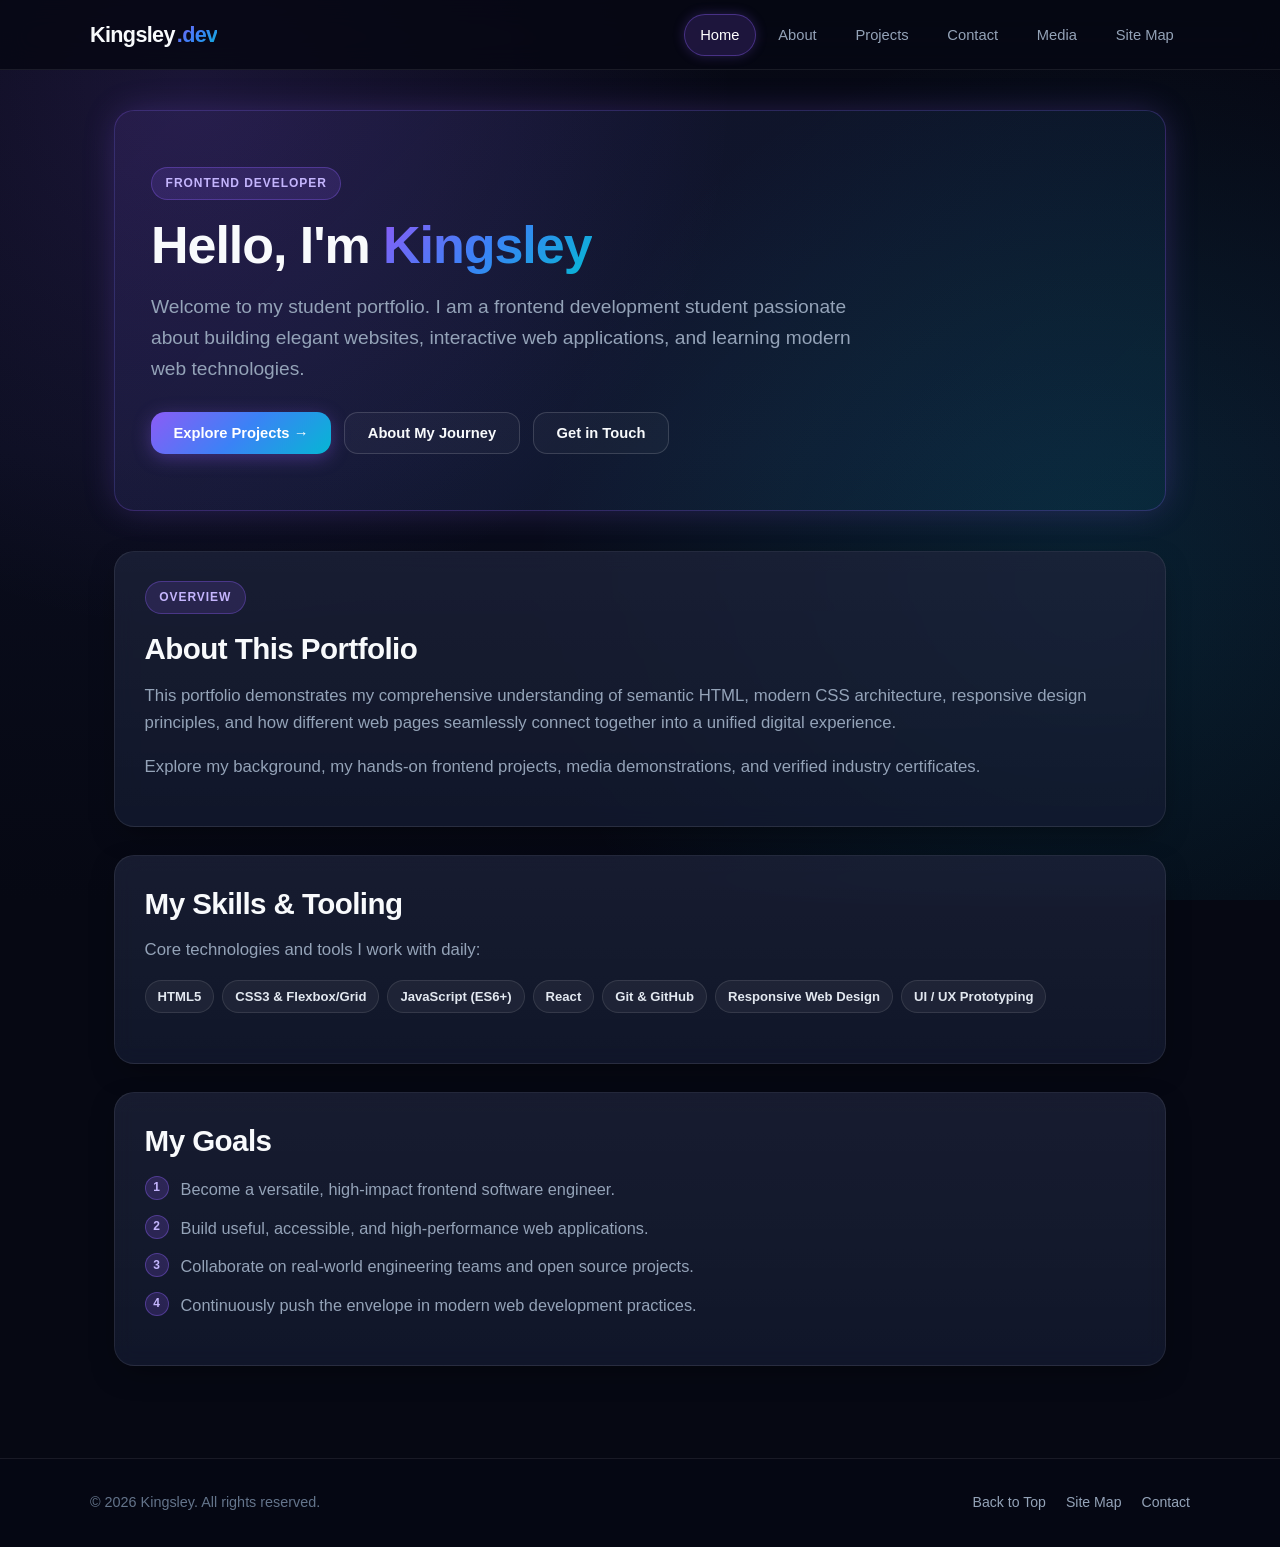
<file: index.html>
<!DOCTYPE html>
<html lang="en">

<head>
    <meta charset="UTF-8">
    <meta name="viewport" content="width=device-width, initial-scale=1.0">
    <title>Kingsley | Frontend Developer Portfolio</title>
    <link rel="stylesheet" href="style.css">
</head>

<body>

    <header id="skills">
        <div class="header-container">
            <a href="index.html" class="brand">Kingsley<span>.dev</span></a>
            <nav class="navigate">
                <a href="index.html" class="active">Home</a>
                <a href="about.html">About</a>
                <a href="projects.html">Projects</a>
                <a href="contact.html">Contact</a>
                <a href="media.html">Media</a>
                <a href="sitemap.html">Site Map</a>
            </nav>
        </div>
    </header>

    <main class="page-container">

        <section class="hero">
            <div class="hero-content">
                <span class="badge">Frontend Developer</span>
                <h1 class="hero-title">
                    Hello, I'm <span class="hero-gradient-text">Kingsley</span>
                </h1>
                <p class="hero-subtitle">
                    Welcome to my student portfolio. I am a frontend development student passionate about building elegant websites, interactive web applications, and learning modern web technologies.
                </p>
                <div class="btn-group">
                    <a href="projects.html" class="btn btn-primary">Explore Projects &rarr;</a>
                    <a href="about.html" class="btn btn-outline">About My Journey</a>
                    <a href="contact.html" class="btn btn-outline">Get in Touch</a>
                </div>
            </div>
        </section>

        <section class="card">
            <span class="badge">Overview</span>
            <h2 class="me">About This Portfolio</h2>
            <p>
                This portfolio demonstrates my comprehensive understanding of semantic HTML, modern CSS architecture, responsive design principles, and how different web pages seamlessly connect together into a unified digital experience.
            </p>
            <p>
                Explore my background, my hands-on frontend projects, media demonstrations, and verified industry certificates.
            </p>
        </section>

        <section class="card">
            <h2 class="skills-title">My Skills & Tooling</h2>
            <p>Core technologies and tools I work with daily:</p>
            <div class="tech-tags">
                <span class="skill-pill">HTML5</span>
                <span class="skill-pill">CSS3 & Flexbox/Grid</span>
                <span class="skill-pill">JavaScript (ES6+)</span>
                <span class="skill-pill">React</span>
                <span class="skill-pill">Git & GitHub</span>
                <span class="skill-pill">Responsive Web Design</span>
                <span class="skill-pill">UI / UX Prototyping</span>
            </div>
        </section>

        <section class="card">
            <h2>My Goals</h2>
            <ol class="styled-ordered-list">
                <li>Become a versatile, high-impact frontend software engineer.</li>
                <li>Build useful, accessible, and high-performance web applications.</li>
                <li>Collaborate on real-world engineering teams and open source projects.</li>
                <li>Continuously push the envelope in modern web development practices.</li>
            </ol>
        </section>

    </main>

    <footer>
        <div class="footer-container">
            <p>&copy; 2026 Kingsley. All rights reserved.</p>
            <div class="footer-links">
                <a href="#skills">Back to Top</a>
                <a href="sitemap.html">Site Map</a>
                <a href="contact.html">Contact</a>
            </div>
        </div>
    </footer>

</body>

</html>
</file>
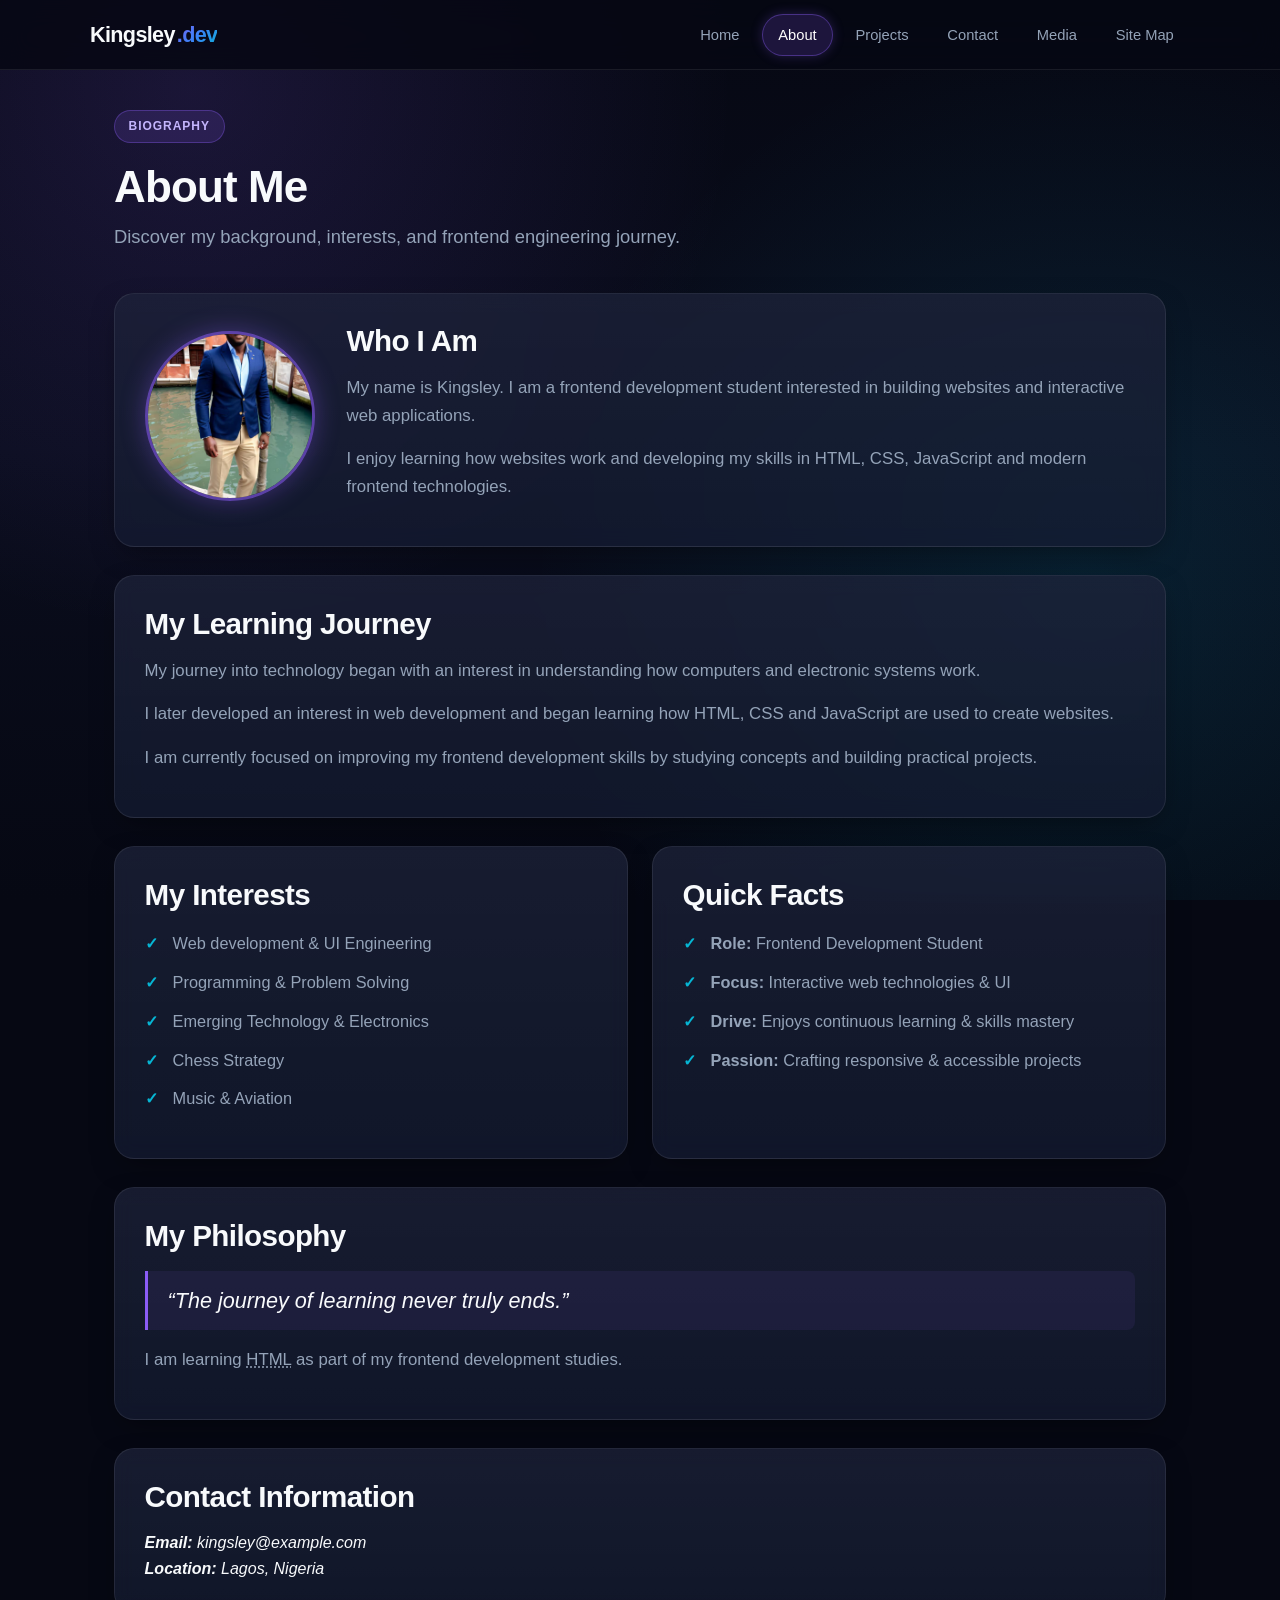
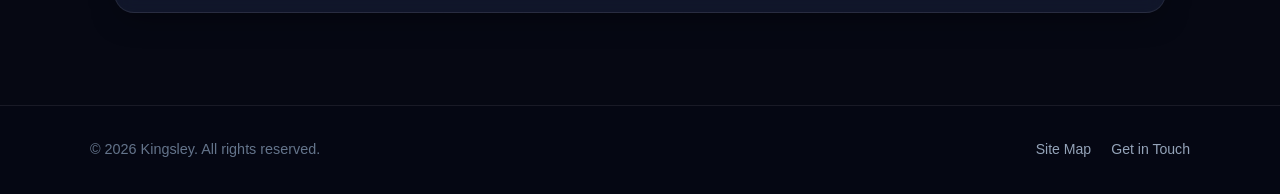
<file: about.html>
<!DOCTYPE html>
<html lang="en">

<head>
    <meta charset="UTF-8">
    <meta name="viewport" content="width=device-width, initial-scale=1.0">

    <title>About Me | Kingsley</title>
    <link rel="stylesheet" href="style.css">
</head>

<body>

    <header>
        <div class="header-container">
            <a href="index.html" class="brand">Kingsley<span>.dev</span></a>
            <nav>
                <a href="index.html">Home</a>
                <a href="about.html" class="active">About</a>
                <a href="projects.html">Projects</a>
                <a href="contact.html">Contact</a>
                <a href="media.html">Media</a>
                <a href="sitemap.html">Site Map</a>
            </nav>
        </div>
    </header>

    <main class="page-container">

        <section class="page-header">
            <span class="badge">Biography</span>
            <h1>About Me</h1>
            <p class="subtitle">Discover my background, interests, and frontend engineering journey.</p>
        </section>

        <section class="card profile-card">
            <div class="profile-layout">
                <div class="profile-image-wrapper">
                    <img
                        src="images/kingsley pics.jpg"
                        alt="Portrait of Kingsley, a frontend development student"
                        class="profile-img"
                    >
                </div>
                <div class="profile-bio">
                    <h2>Who I Am</h2>
                    <p>
                        My name is Kingsley. I am a frontend development student
                        interested in building websites and interactive web
                        applications.
                    </p>
                    <p>
                        I enjoy learning how websites work and developing my skills
                        in HTML, CSS, JavaScript and modern frontend technologies.
                    </p>
                </div>
            </div>
        </section>

        <article class="card">
            <h2>My Learning Journey</h2>
            <p>
                My journey into technology began with an interest in
                understanding how computers and electronic systems work.
            </p>
            <p>
                I later developed an interest in web development and began
                learning how HTML, CSS and JavaScript are used to create
                websites.
            </p>
            <p>
                I am currently focused on improving my frontend development
                skills by studying concepts and building practical projects.
            </p>
        </article>

        <div class="grid-2-col">
            <section class="card">
                <h2>My Interests</h2>
                <ul class="styled-list">
                    <li>Web development & UI Engineering</li>
                    <li>Programming & Problem Solving</li>
                    <li>Emerging Technology & Electronics</li>
                    <li>Chess Strategy</li>
                    <li>Music & Aviation</li>
                </ul>
            </section>

            <aside class="card">
                <h2>Quick Facts</h2>
                <ul class="styled-list">
                    <li><strong>Role:</strong> Frontend Development Student</li>
                    <li><strong>Focus:</strong> Interactive web technologies & UI</li>
                    <li><strong>Drive:</strong> Enjoys continuous learning & skills mastery</li>
                    <li><strong>Passion:</strong> Crafting responsive & accessible projects</li>
                </ul>
            </aside>
        </div>

        <section class="card quote-card">
            <h2>My Philosophy</h2>
            <blockquote>
                &ldquo;The journey of learning never truly ends.&rdquo;
            </blockquote>
            <p>
                I am learning
                <abbr title="HyperText Markup Language">HTML</abbr>
                as part of my frontend development studies.
            </p>
        </section>

        <section class="card">
            <h2>Contact Information</h2>
            <address>
                <strong>Email:</strong> kingsley@example.com<br>
                <strong>Location:</strong> Lagos, Nigeria
            </address>
        </section>

    </main>

    <footer>
        <div class="footer-container">
            <p>&copy; 2026 Kingsley. All rights reserved.</p>
            <div class="footer-links">
                <a href="sitemap.html">Site Map</a>
                <a href="contact.html">Get in Touch</a>
            </div>
        </div>
    </footer>

</body>

</html>
</file>
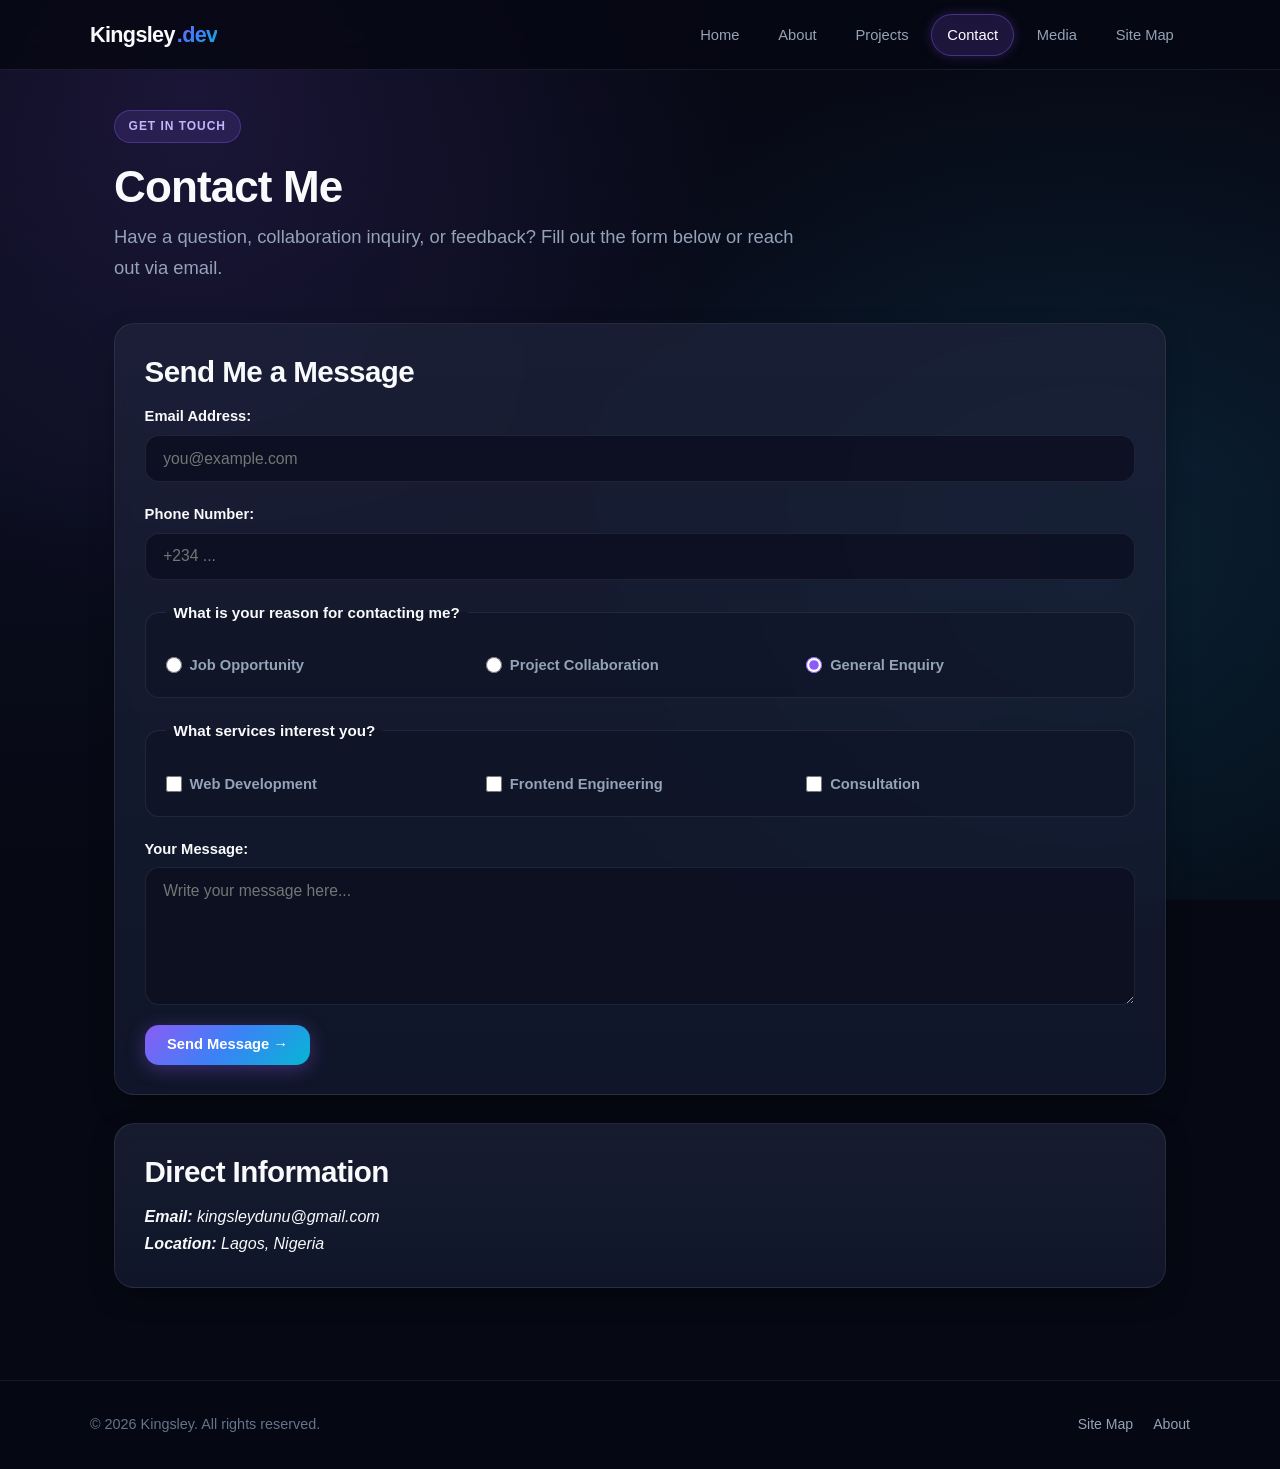
<file: contact.html>
<!DOCTYPE html>
<html lang="en">

<head>
    <meta charset="UTF-8">
    <meta name="viewport" content="width=device-width, initial-scale=1.0">

    <title>Contact Me | Kingsley</title>
    <link rel="stylesheet" href="style.css">
</head>

<body>

    <header>
        <div class="header-container">
            <a href="index.html" class="brand">Kingsley<span>.dev</span></a>
            <nav>
                <a href="index.html">Home</a>
                <a href="about.html">About</a>
                <a href="projects.html">Projects</a>
                <a href="contact.html" class="active">Contact</a>
                <a href="media.html">Media</a>
                <a href="sitemap.html">Site Map</a>
            </nav>
        </div>
    </header>

    <main class="page-container">

        <section class="page-header">
            <span class="badge">Get in Touch</span>
            <h1>Contact Me</h1>
            <p class="subtitle">
                Have a question, collaboration inquiry, or feedback? Fill out the form below or reach out via email.
            </p>
        </section>

        <section class="card">
            <h2>Send Me a Message</h2>

            <form class="contact-form" action="#" method="post">
                <div class="form-group">
                    <label for="email">Email Address:</label>
                    <input
                        type="email"
                        id="email"
                        name="email"
                        placeholder="you@example.com"
                        required
                    >
                </div>

                <div class="form-group">
                    <label for="phone">Phone Number:</label>
                    <input
                        type="tel"
                        id="phone"
                        name="phone"
                        placeholder="+234 ..."
                    >
                </div>

                <fieldset>
                    <legend>What is your reason for contacting me?</legend>
                    <div class="options-group">
                        <label class="option-item" for="job">
                            <input type="radio" id="job" name="reason" value="job">
                            Job Opportunity
                        </label>

                        <label class="option-item" for="project">
                            <input type="radio" id="project" name="reason" value="project">
                            Project Collaboration
                        </label>

                        <label class="option-item" for="general">
                            <input type="radio" id="general" name="reason" value="general" checked>
                            General Enquiry
                        </label>
                    </div>
                </fieldset>

                <fieldset>
                    <legend>What services interest you?</legend>
                    <div class="options-group">
                        <label class="option-item" for="web-development">
                            <input type="checkbox" id="web-development" name="services" value="web-development">
                            Web Development
                        </label>

                        <label class="option-item" for="frontend">
                            <input type="checkbox" id="frontend" name="services" value="frontend">
                            Frontend Engineering
                        </label>

                        <label class="option-item" for="consultation">
                            <input type="checkbox" id="consultation" name="services" value="consultation">
                            Consultation
                        </label>
                    </div>
                </fieldset>

                <div class="form-group">
                    <label for="message">Your Message:</label>
                    <textarea
                        id="message"
                        name="message"
                        rows="6"
                        cols="40"
                        placeholder="Write your message here..."
                        required
                    ></textarea>
                </div>

                <div>
                    <button type="submit" class="btn btn-primary">Send Message &rarr;</button>
                </div>
            </form>
        </section>

        <section class="card">
            <h2>Direct Information</h2>
            <address>
                <strong>Email:</strong> kingsleydunu@gmail.com<br>
                <strong>Location:</strong> Lagos, Nigeria
            </address>
        </section>

    </main>

    <footer>
        <div class="footer-container">
            <p>&copy; 2026 Kingsley. All rights reserved.</p>
            <div class="footer-links">
                <a href="sitemap.html">Site Map</a>
                <a href="about.html">About</a>
            </div>
        </div>
    </footer>

</body>

</html>
</file>
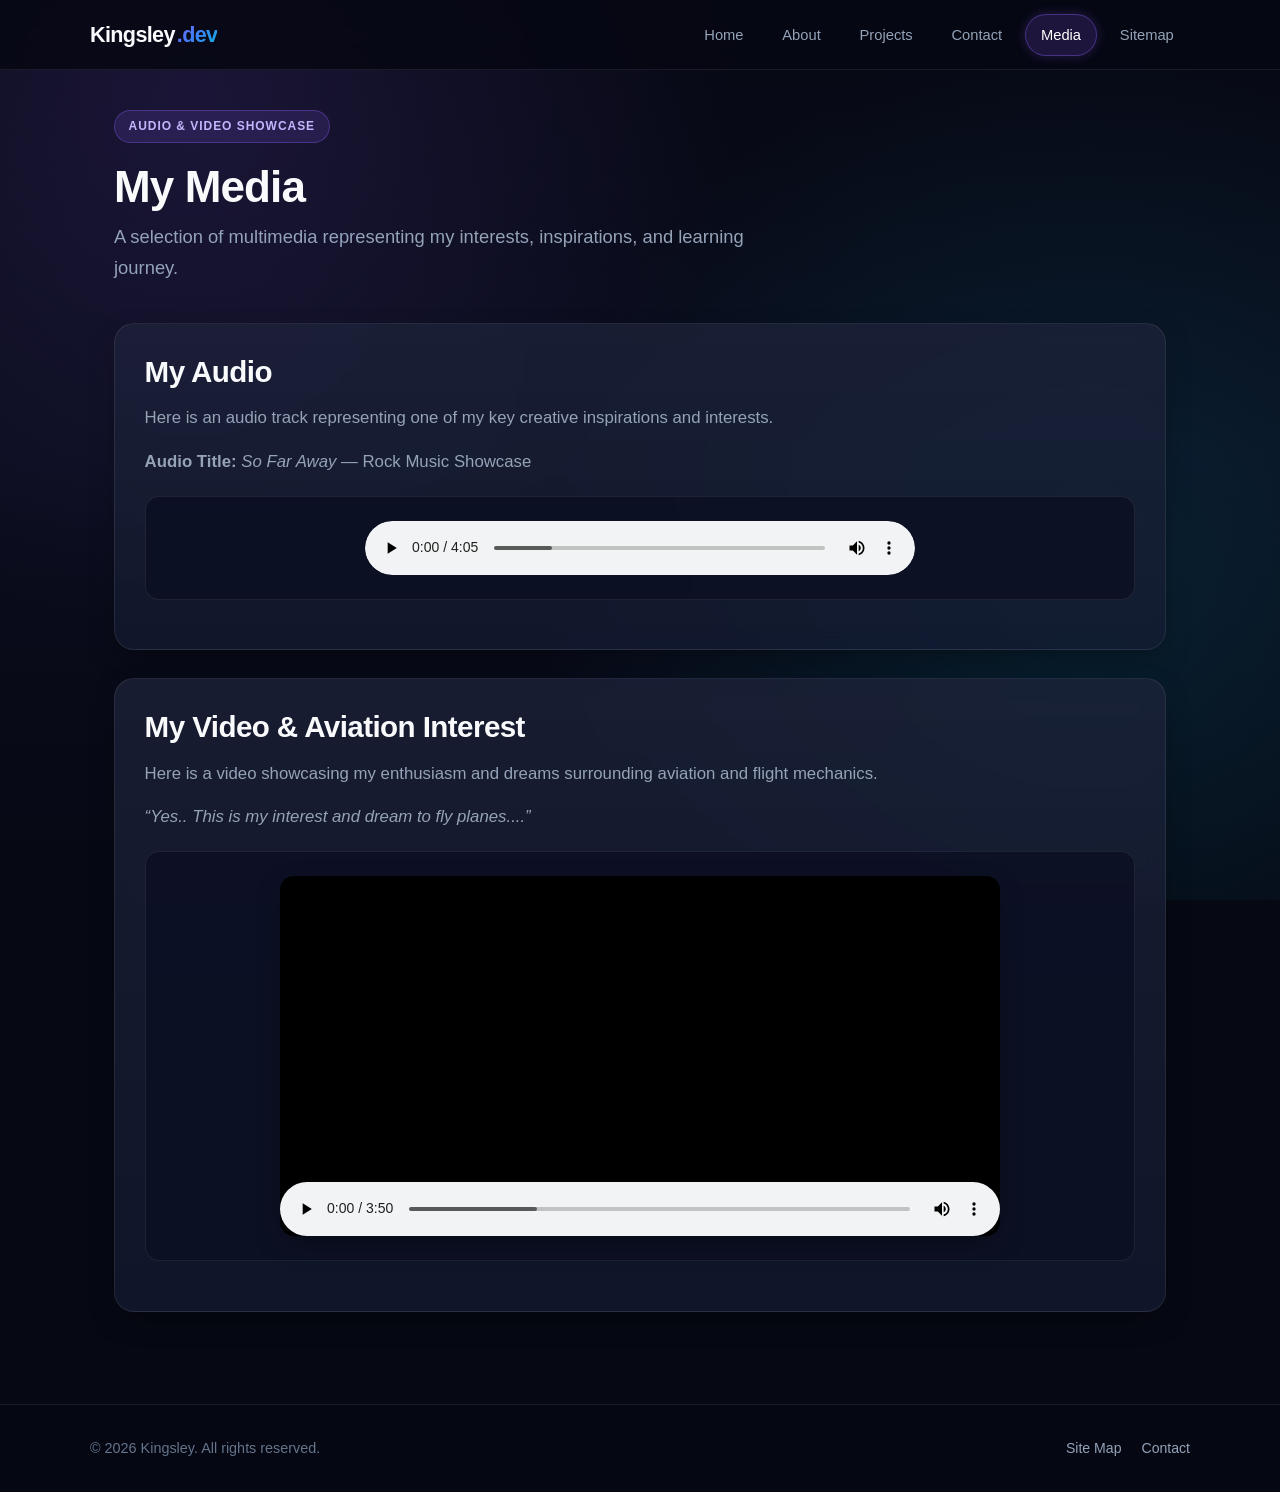
<file: media.html>
<!DOCTYPE html>
<html lang="en">
<head>
    <meta charset="UTF-8">
    <meta name="viewport" content="width=device-width, initial-scale=1.0">

    <title>Media | Kingsley Portfolio</title>
    <meta name="description" content="Media page of Kingsley's student portfolio.">
    <link rel="stylesheet" href="style.css">
</head>

<body>

    <header>
        <div class="header-container">
            <a href="index.html" class="brand">Kingsley<span>.dev</span></a>
            <nav>
                <a href="index.html">Home</a>
                <a href="about.html">About</a>
                <a href="projects.html">Projects</a>
                <a href="contact.html">Contact</a>
                <a href="media.html" class="active">Media</a>
                <a href="sitemap.html">Sitemap</a>
            </nav>
        </div>
    </header>

    <main class="page-container">

        <section class="page-header">
            <span class="badge">Audio & Video Showcase</span>
            <h1>My Media</h1>
            <p class="subtitle">
                A selection of multimedia representing my interests, inspirations, and learning journey.
            </p>
        </section>

        <section class="card">
            <h2>My Audio</h2>
            <p>
                Here is an audio track representing one of my key creative inspirations and interests.
            </p>
            <p><strong>Audio Title:</strong> <em>So Far Away</em> &mdash; Rock Music Showcase</p>

            <div class="media-wrapper">
                <audio controls preload="metadata">
                    <source src="so far away.mp3" type="audio/mpeg">
                    Your browser does not support the audio element.
                </audio>
            </div>
        </section>

        <section class="card">
            <h2>My Video & Aviation Interest</h2>
            <p>
                Here is a video showcasing my enthusiasm and dreams surrounding aviation and flight mechanics.
            </p>
            <p><em>&ldquo;Yes.. This is my interest and dream to fly planes....&rdquo;</em></p>

            <div class="media-wrapper">
                <video controls width="640" preload="metadata">
                    <source src="jholidaybed.mp3" type="video/mp4">
                    <source src="jholidaybed.mp3" type="audio/mpeg">
                    Your browser does not support the video element.
                </video>
            </div>
        </section>

    </main>

    <footer>
        <div class="footer-container">
            <p>&copy; 2026 Kingsley. All rights reserved.</p>
            <div class="footer-links">
                <a href="sitemap.html">Site Map</a>
                <a href="contact.html">Contact</a>
            </div>
        </div>
    </footer>

</body>
</html>
</file>
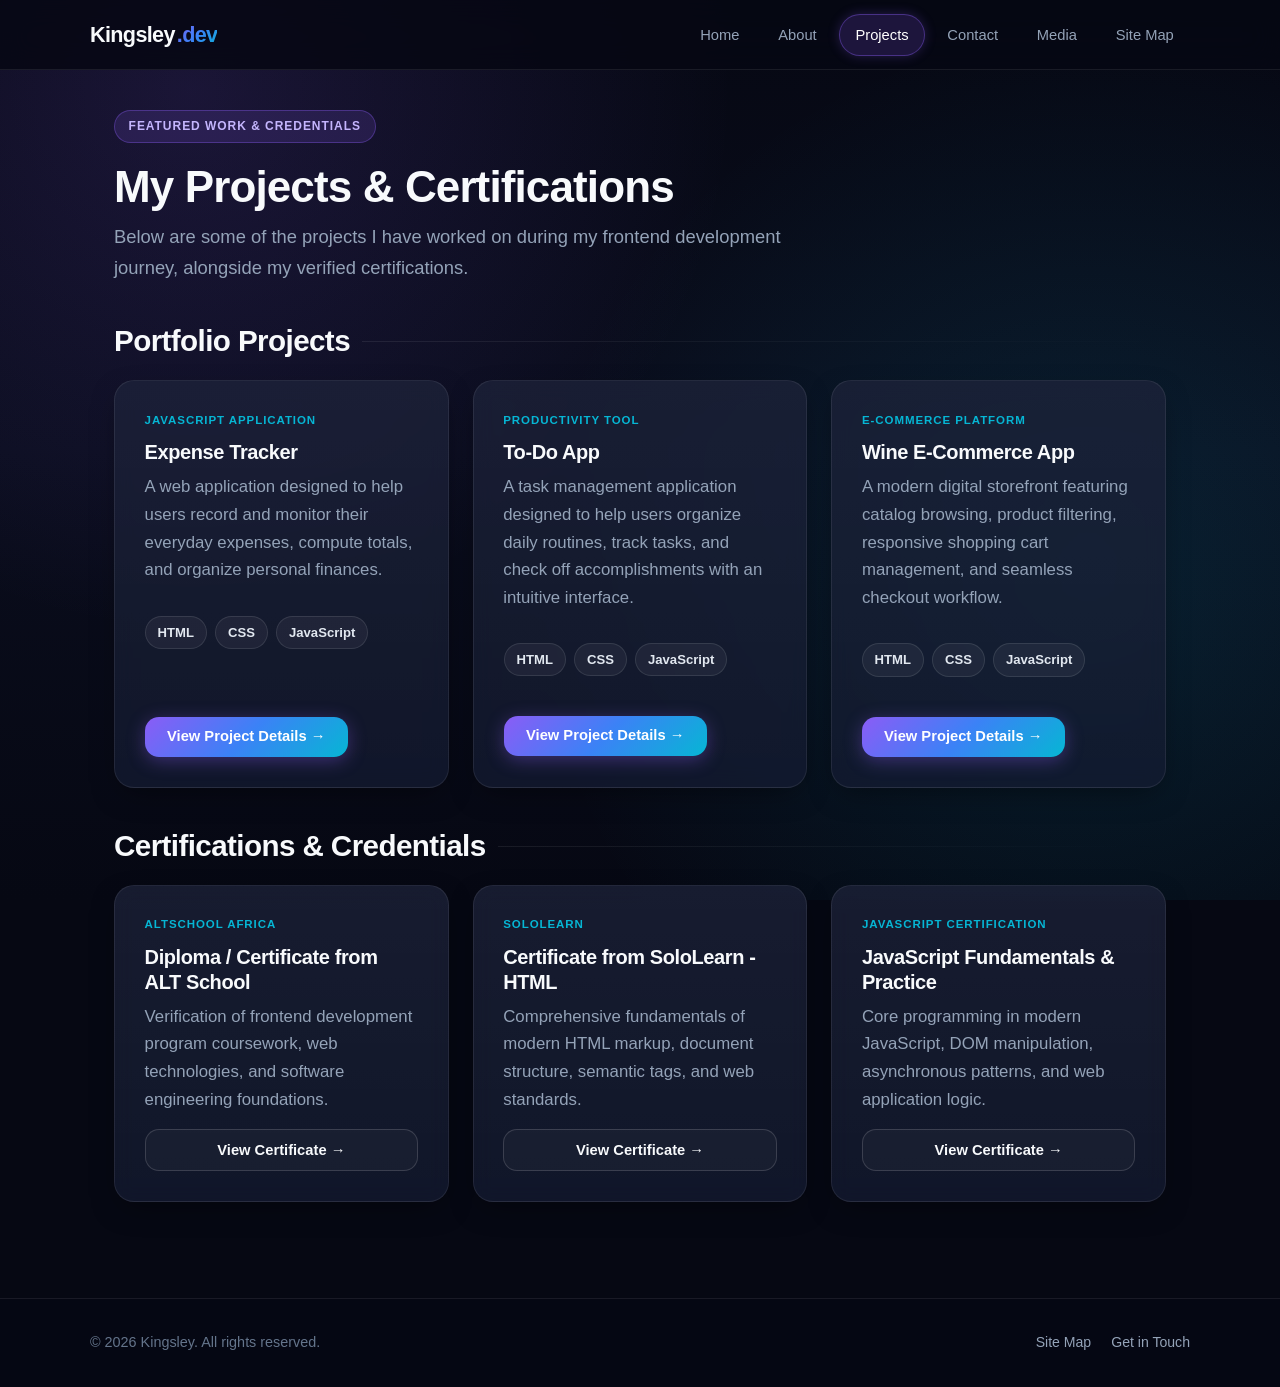
<file: projects.html>
<!DOCTYPE html>
<html lang="en">

<head>
    <meta charset="UTF-8">
    <meta name="viewport" content="width=device-width, initial-scale=1.0">

    <title>Projects | Kingsley</title>
    <link rel="stylesheet" href="style.css">
</head>

<body>

    <header>
        <div class="header-container">
            <a href="index.html" class="brand">Kingsley<span>.dev</span></a>
            <nav>
                <a href="index.html">Home</a>
                <a href="about.html">About</a>
                <a href="projects.html" class="active">Projects</a>
                <a href="contact.html">Contact</a>
                <a href="media.html">Media</a>
                <a href="sitemap.html">Site Map</a>
            </nav>
        </div>
    </header>

    <main class="page-container">

        <section class="page-header">
            <span class="badge">Featured Work & Credentials</span>
            <h1>My Projects & Certifications</h1>
            <p class="subtitle">
                Below are some of the projects I have worked on during my frontend development journey, alongside my verified certifications.
            </p>
        </section>

        <section>
            <h2 class="section-title">Portfolio Projects</h2>
            <div class="project-grid">
                <article class="card project-card">
                    <div class="project-tag">JavaScript Application</div>
                    <h3>Expense Tracker</h3>
                    <p>
                        A web application designed to help users record and monitor their everyday expenses, compute totals, and organize personal finances.
                    </p>
                    <div class="tech-tags">
                        <span>HTML</span>
                        <span>CSS</span>
                        <span>JavaScript</span>
                    </div>
                    <div class="project-actions">
                        <a href="projects/project1.html" class="btn btn-primary">View Project Details &rarr;</a>
                    </div>
                </article>

                <article class="card project-card">
                    <div class="project-tag">Productivity Tool</div>
                    <h3>To-Do App</h3>
                    <p>
                        A task management application designed to help users organize daily routines, track tasks, and check off accomplishments with an intuitive interface.
                    </p>
                    <div class="tech-tags">
                        <span>HTML</span>
                        <span>CSS</span>
                        <span>JavaScript</span>
                    </div>
                    <div class="project-actions">
                        <a href="projects/project2.html" class="btn btn-primary">View Project Details &rarr;</a>
                    </div>
                </article>

                <article class="card project-card">
                    <div class="project-tag">E-Commerce Platform</div>
                    <h3>Wine E-Commerce App</h3>
                    <p>
                        A modern digital storefront featuring catalog browsing, product filtering, responsive shopping cart management, and seamless checkout workflow.
                    </p>
                    <div class="tech-tags">
                        <span>HTML</span>
                        <span>CSS</span>
                        <span>JavaScript</span>
                    </div>
                    <div class="project-actions">
                        <a href="projects/project3.html" class="btn btn-primary">View Project Details &rarr;</a>
                    </div>
                </article>
            </div>
        </section>

        <section class="certifications-section">
            <h2 class="section-title">Certifications & Credentials</h2>
            <div class="cert-grid">
                <div class="card cert-card">
                    <div class="cert-badge">AltSchool Africa</div>
                    <h3>Diploma / Certificate from ALT School</h3>
                    <p>Verification of frontend development program coursework, web technologies, and software engineering foundations.</p>
                    <a href="images/Certificate/ALT school CERT.jpeg" target="_blank" rel="noopener noreferrer" class="btn btn-outline">
                        View Certificate &rarr;
                    </a>
                </div>

                <div class="card cert-card">
                    <div class="cert-badge">SoloLearn</div>
                    <h3>Certificate from SoloLearn - HTML</h3>
                    <p>Comprehensive fundamentals of modern HTML markup, document structure, semantic tags, and web standards.</p>
                    <a href="images/Certificate/sololearn-html.jpeg" target="_blank" rel="noopener noreferrer" class="btn btn-outline">
                        View Certificate &rarr;
                    </a>
                </div>

                <div class="card cert-card">
                    <div class="cert-badge">JavaScript Certification</div>
                    <h3>JavaScript Fundamentals & Practice</h3>
                    <p>Core programming in modern JavaScript, DOM manipulation, asynchronous patterns, and web application logic.</p>
                    <a href="images/Certificate/JavaScript cert.png" target="_blank" rel="noopener noreferrer" class="btn btn-outline">
                        View Certificate &rarr;
                    </a>
                </div>
            </div>
        </section>

    </main>

    <footer>
        <div class="footer-container">
            <p>&copy; 2026 Kingsley. All rights reserved.</p>
            <div class="footer-links">
                <a href="sitemap.html">Site Map</a>
                <a href="contact.html">Get in Touch</a>
            </div>
        </div>
    </footer>

</body>

</html>
</file>
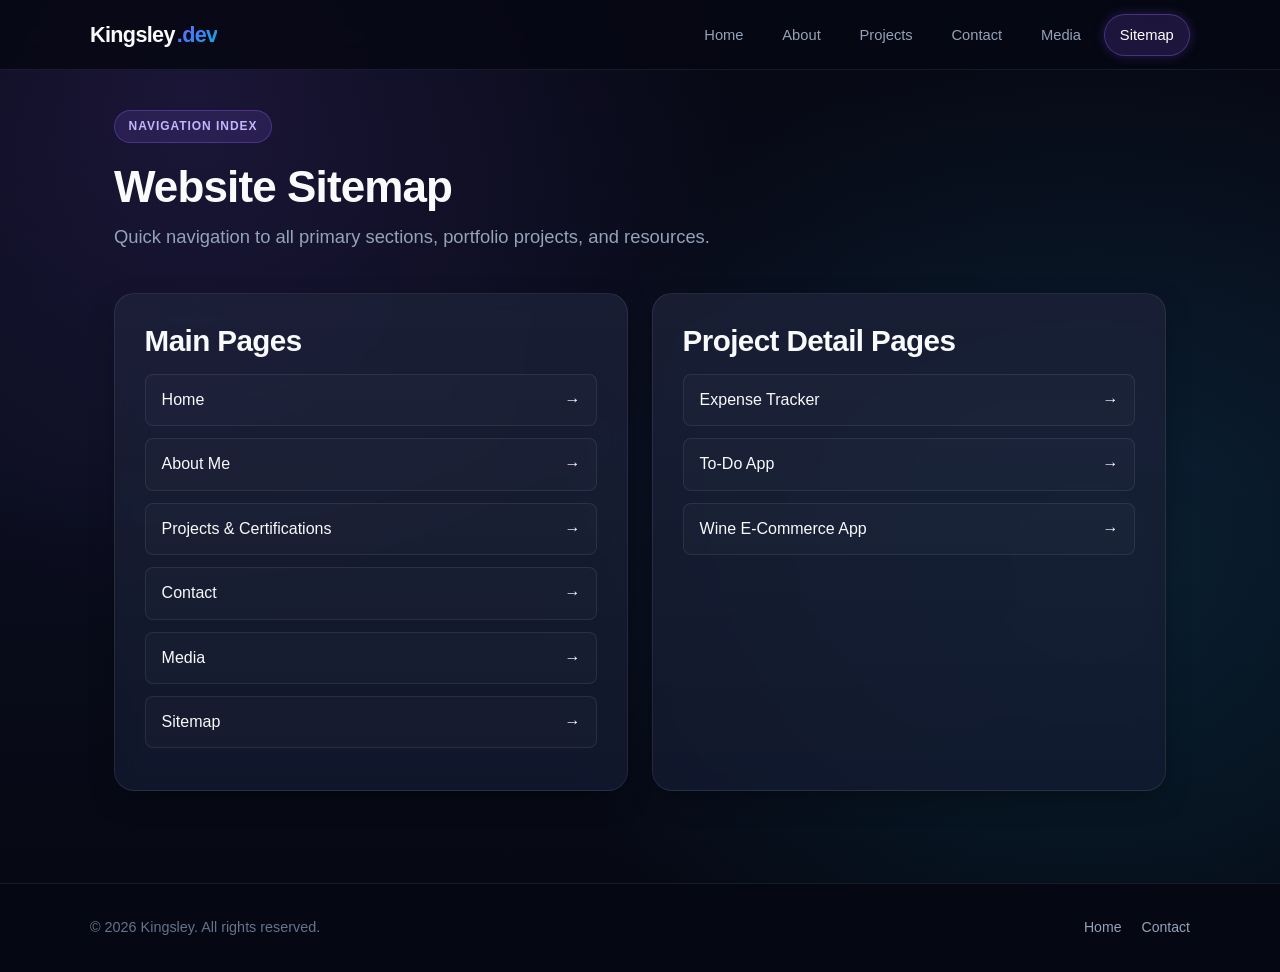
<file: sitemap.html>
<!DOCTYPE html>
<html lang="en">

<head>
    <meta charset="UTF-8">
    <meta name="viewport" content="width=device-width, initial-scale=1.0">

    <title>Sitemap | Kingsley Portfolio</title>
    <meta name="description" content="Sitemap for Kingsley's student portfolio.">
    <link rel="stylesheet" href="style.css">
</head>

<body>

    <header>
        <div class="header-container">
            <a href="index.html" class="brand">Kingsley<span>.dev</span></a>
            <nav>
                <a href="index.html">Home</a>
                <a href="about.html">About</a>
                <a href="projects.html">Projects</a>
                <a href="contact.html">Contact</a>
                <a href="media.html">Media</a>
                <a href="sitemap.html" class="active">Sitemap</a>
            </nav>
        </div>
    </header>

    <main class="page-container">

        <section class="page-header">
            <span class="badge">Navigation Index</span>
            <h1>Website Sitemap</h1>
            <p class="subtitle">Quick navigation to all primary sections, portfolio projects, and resources.</p>
        </section>

        <div class="sitemap-grid">
            <section class="card">
                <h2>Main Pages</h2>
                <ul class="sitemap-list">
                    <li>
                        <a href="index.html">
                            <span>Home</span>
                            <span>&rarr;</span>
                        </a>
                    </li>
                    <li>
                        <a href="about.html">
                            <span>About Me</span>
                            <span>&rarr;</span>
                        </a>
                    </li>
                    <li>
                        <a href="projects.html">
                            <span>Projects & Certifications</span>
                            <span>&rarr;</span>
                        </a>
                    </li>
                    <li>
                        <a href="contact.html">
                            <span>Contact</span>
                            <span>&rarr;</span>
                        </a>
                    </li>
                    <li>
                        <a href="media.html">
                            <span>Media</span>
                            <span>&rarr;</span>
                        </a>
                    </li>
                    <li>
                        <a href="sitemap.html">
                            <span>Sitemap</span>
                            <span>&rarr;</span>
                        </a>
                    </li>
                </ul>
            </section>

            <section class="card">
                <h2>Project Detail Pages</h2>
                <ul class="sitemap-list">
                    <li>
                        <a href="projects/project1.html">
                            <span>Expense Tracker</span>
                            <span>&rarr;</span>
                        </a>
                    </li>
                    <li>
                        <a href="projects/project2.html">
                            <span>To-Do App</span>
                            <span>&rarr;</span>
                        </a>
                    </li>
                    <li>
                        <a href="projects/project3.html">
                            <span>Wine E-Commerce App</span>
                            <span>&rarr;</span>
                        </a>
                    </li>
                </ul>
            </section>
        </div>

    </main>

    <footer>
        <div class="footer-container">
            <p>&copy; 2026 Kingsley. All rights reserved.</p>
            <div class="footer-links">
                <a href="index.html">Home</a>
                <a href="contact.html">Contact</a>
            </div>
        </div>
    </footer>

</body>

</html>
</file>
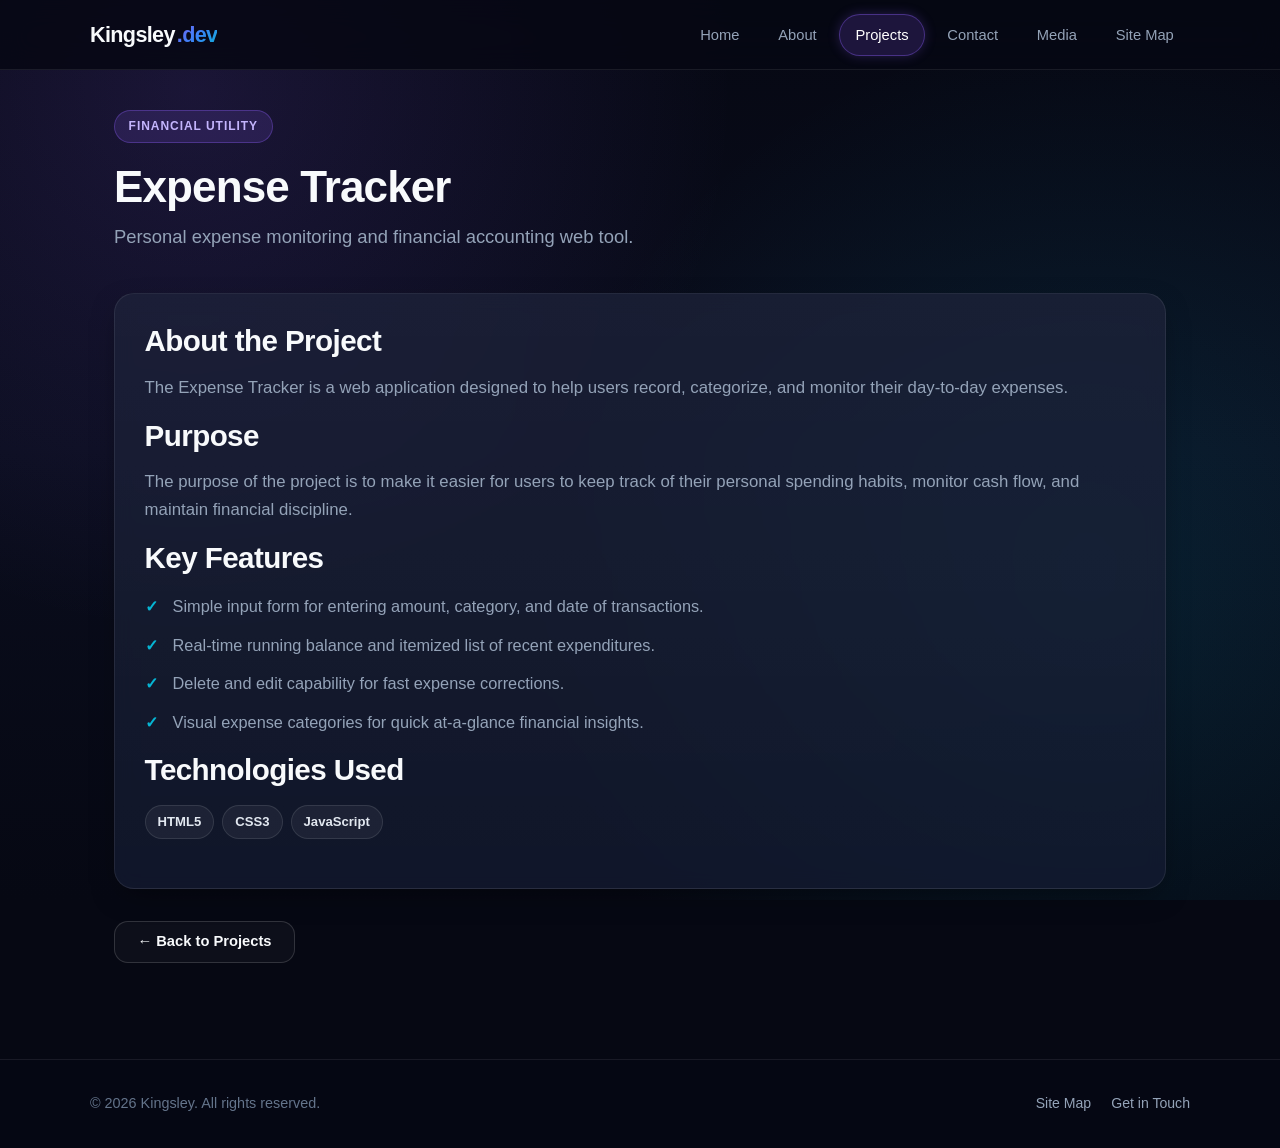
<file: projects/project1.html>
<!DOCTYPE html>
<html lang="en">

<head>
    <meta charset="UTF-8">
    <meta name="viewport" content="width=device-width, initial-scale=1.0">

    <title>Expense Tracker | Project</title>
    <link rel="stylesheet" href="../style.css">
</head>

<body>

    <header>
        <div class="header-container">
            <a href="../index.html" class="brand">Kingsley<span>.dev</span></a>
            <nav>
                <a href="../index.html">Home</a>
                <a href="../about.html">About</a>
                <a href="../projects.html" class="active">Projects</a>
                <a href="../contact.html">Contact</a>
                <a href="../media.html">Media</a>
                <a href="../sitemap.html">Site Map</a>
            </nav>
        </div>
    </header>

    <main class="page-container">

        <section class="page-header">
            <span class="badge">Financial Utility</span>
            <h1>Expense Tracker</h1>
            <p class="subtitle">Personal expense monitoring and financial accounting web tool.</p>
        </section>

        <article class="card">
            <h2>About the Project</h2>
            <p>
                The Expense Tracker is a web application designed
                to help users record, categorize, and monitor their day-to-day expenses.
            </p>

            <h2>Purpose</h2>
            <p>
                The purpose of the project is to make it easier for users to keep track
                of their personal spending habits, monitor cash flow, and maintain financial discipline.
            </p>

            <h2>Key Features</h2>
            <ul class="styled-list">
                <li>Simple input form for entering amount, category, and date of transactions.</li>
                <li>Real-time running balance and itemized list of recent expenditures.</li>
                <li>Delete and edit capability for fast expense corrections.</li>
                <li>Visual expense categories for quick at-a-glance financial insights.</li>
            </ul>

            <h2>Technologies Used</h2>
            <div class="tech-tags">
                <span>HTML5</span>
                <span>CSS3</span>
                <span>JavaScript</span>
            </div>
        </article>

        <div class="nav-back">
            <a href="../projects.html" class="btn btn-outline">&larr; Back to Projects</a>
        </div>

    </main>

    <footer>
        <div class="footer-container">
            <p>&copy; 2026 Kingsley. All rights reserved.</p>
            <div class="footer-links">
                <a href="../sitemap.html">Site Map</a>
                <a href="../contact.html">Get in Touch</a>
            </div>
        </div>
    </footer>

</body>

</html>
</file>
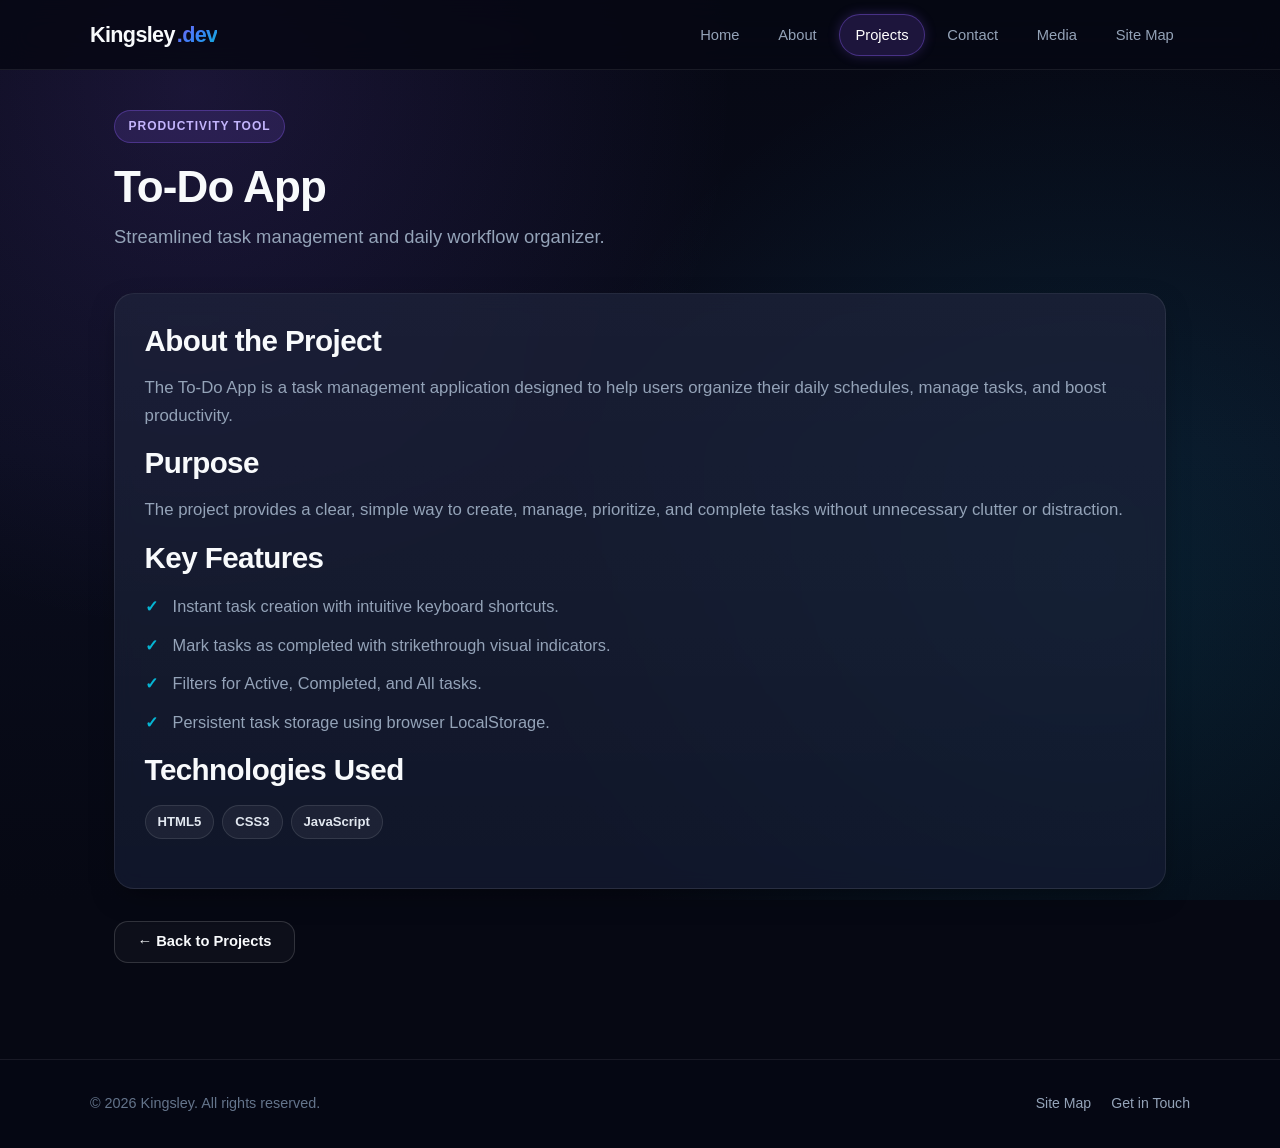
<file: projects/project2.html>
<!DOCTYPE html>
<html lang="en">

<head>
    <meta charset="UTF-8">
    <meta name="viewport" content="width=device-width, initial-scale=1.0">

    <title>To-Do App | Project</title>
    <link rel="stylesheet" href="../style.css">
</head>

<body>

    <header>
        <div class="header-container">
            <a href="../index.html" class="brand">Kingsley<span>.dev</span></a>
            <nav>
                <a href="../index.html">Home</a>
                <a href="../about.html">About</a>
                <a href="../projects.html" class="active">Projects</a>
                <a href="../contact.html">Contact</a>
                <a href="../media.html">Media</a>
                <a href="../sitemap.html">Site Map</a>
            </nav>
        </div>
    </header>

    <main class="page-container">

        <section class="page-header">
            <span class="badge">Productivity Tool</span>
            <h1>To-Do App</h1>
            <p class="subtitle">Streamlined task management and daily workflow organizer.</p>
        </section>

        <article class="card">
            <h2>About the Project</h2>
            <p>
                The To-Do App is a task management application designed
                to help users organize their daily schedules, manage tasks, and boost productivity.
            </p>

            <h2>Purpose</h2>
            <p>
                The project provides a clear, simple way to create, manage, prioritize,
                and complete tasks without unnecessary clutter or distraction.
            </p>

            <h2>Key Features</h2>
            <ul class="styled-list">
                <li>Instant task creation with intuitive keyboard shortcuts.</li>
                <li>Mark tasks as completed with strikethrough visual indicators.</li>
                <li>Filters for Active, Completed, and All tasks.</li>
                <li>Persistent task storage using browser LocalStorage.</li>
            </ul>

            <h2>Technologies Used</h2>
            <div class="tech-tags">
                <span>HTML5</span>
                <span>CSS3</span>
                <span>JavaScript</span>
            </div>
        </article>

        <div class="nav-back">
            <a href="../projects.html" class="btn btn-outline">&larr; Back to Projects</a>
        </div>

    </main>

    <footer>
        <div class="footer-container">
            <p>&copy; 2026 Kingsley. All rights reserved.</p>
            <div class="footer-links">
                <a href="../sitemap.html">Site Map</a>
                <a href="../contact.html">Get in Touch</a>
            </div>
        </div>
    </footer>

</body>

</html>
</file>
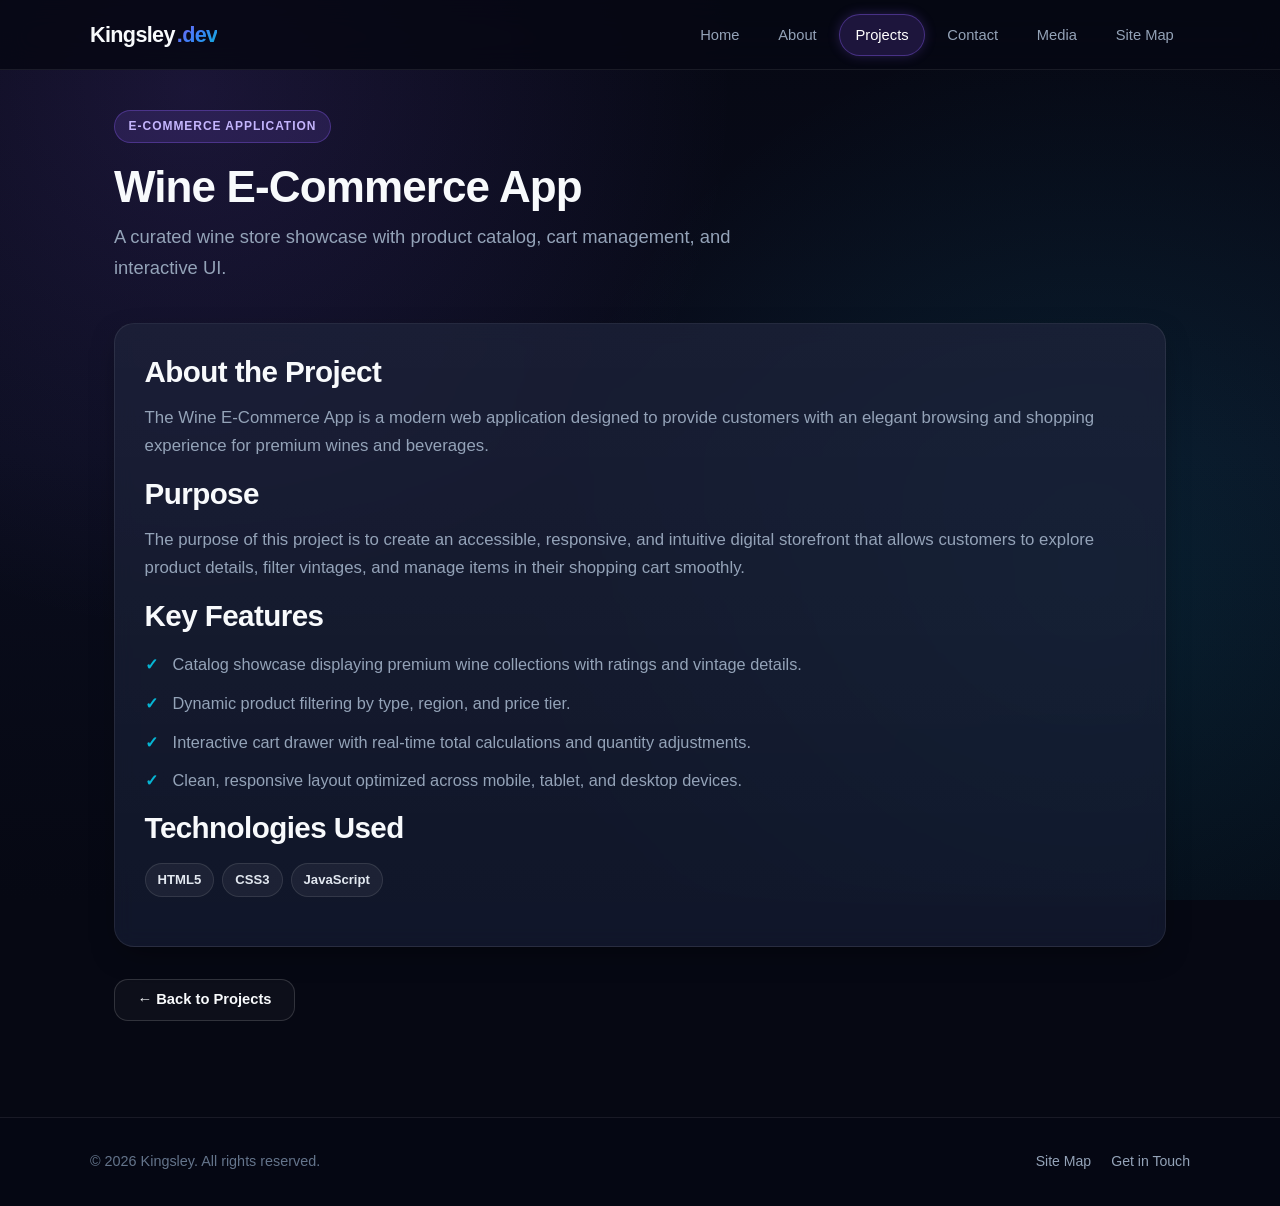
<file: projects/project3.html>
<!DOCTYPE html>
<html lang="en">

<head>
    <meta charset="UTF-8">
    <meta name="viewport" content="width=device-width, initial-scale=1.0">

    <title>Wine E-Commerce App | Project</title>
    <link rel="stylesheet" href="../style.css">
</head>

<body>

    <header>
        <div class="header-container">
            <a href="../index.html" class="brand">Kingsley<span>.dev</span></a>
            <nav>
                <a href="../index.html">Home</a>
                <a href="../about.html">About</a>
                <a href="../projects.html" class="active">Projects</a>
                <a href="../contact.html">Contact</a>
                <a href="../media.html">Media</a>
                <a href="../sitemap.html">Site Map</a>
            </nav>
        </div>
    </header>

    <main class="page-container">

        <section class="page-header">
            <span class="badge">E-Commerce Application</span>
            <h1>Wine E-Commerce App</h1>
            <p class="subtitle">A curated wine store showcase with product catalog, cart management, and interactive UI.</p>
        </section>

        <article class="card">
            <h2>About the Project</h2>
            <p>
                The Wine E-Commerce App is a modern web application designed
                to provide customers with an elegant browsing and shopping experience
                for premium wines and beverages.
            </p>

            <h2>Purpose</h2>
            <p>
                The purpose of this project is to create an accessible, responsive,
                and intuitive digital storefront that allows customers to explore product
                details, filter vintages, and manage items in their shopping cart smoothly.
            </p>

            <h2>Key Features</h2>
            <ul class="styled-list">
                <li>Catalog showcase displaying premium wine collections with ratings and vintage details.</li>
                <li>Dynamic product filtering by type, region, and price tier.</li>
                <li>Interactive cart drawer with real-time total calculations and quantity adjustments.</li>
                <li>Clean, responsive layout optimized across mobile, tablet, and desktop devices.</li>
            </ul>

            <h2>Technologies Used</h2>
            <div class="tech-tags">
                <span>HTML5</span>
                <span>CSS3</span>
                <span>JavaScript</span>
            </div>
        </article>

        <div class="nav-back">
            <a href="../projects.html" class="btn btn-outline">&larr; Back to Projects</a>
        </div>

    </main>

    <footer>
        <div class="footer-container">
            <p>&copy; 2026 Kingsley. All rights reserved.</p>
            <div class="footer-links">
                <a href="../sitemap.html">Site Map</a>
                <a href="../contact.html">Get in Touch</a>
            </div>
        </div>
    </footer>

</body>

</html>
</file>
<file: style.css>
/* ==========================================================================
   Modern Portfolio Design System
   Aesthetic: Dark Futuristic / Sleek Glassmorphism
   Author: Kingsley Ebuka Dunu
   ========================================================================== */

:root {
    --bg-main: #060813;
    --bg-secondary: #0c1022;
    --card-bg: rgba(17, 24, 48, 0.72);
    --card-hover: rgba(24, 34, 68, 0.85);
    --border-color: rgba(255, 255, 255, 0.08);
    --border-hover: rgba(139, 92, 246, 0.45);

    --text-primary: #f8fafc;
    --text-secondary: #94a3b8;
    --text-muted: #64748b;

    --accent-primary: #8b5cf6;
    --accent-glow: rgba(139, 92, 246, 0.25);
    --accent-hover: #7c3aed;
    --accent-cyan: #06b6d4;
    --accent-gradient: linear-gradient(135deg, #8b5cf6 0%, #3b82f6 50%, #06b6d4 100%);
    --card-gradient: linear-gradient(180deg, rgba(255, 255, 255, 0.04) 0%, rgba(255, 255, 255, 0.01) 100%);

    --radius-sm: 8px;
    --radius-md: 14px;
    --radius-lg: 20px;
    --radius-full: 9999px;

    --font-sans: -apple-system, BlinkMacSystemFont, "Segoe UI", Roboto, Oxygen, Ubuntu, Cantarell, "Fira Sans", "Droid Sans", "Helvetica Neue", sans-serif;
    --shadow-soft: 0 10px 30px -10px rgba(0, 0, 0, 0.5);
    --shadow-glow: 0 0 35px -5px rgba(139, 92, 246, 0.3);
    --transition: all 0.25s cubic-bezier(0.4, 0, 0.2, 1);
}

/* Base Reset & Styling */
*, *::before, *::after {
    box-sizing: border-box;
    margin: 0;
    padding: 0;
}

html {
    scroll-behavior: smooth;
}

body {
    background-color: var(--bg-main);
    background-image:
        radial-gradient(circle at 15% 10%, rgba(139, 92, 246, 0.15) 0%, transparent 40%),
        radial-gradient(circle at 85% 65%, rgba(6, 182, 212, 0.12) 0%, transparent 45%),
        linear-gradient(to bottom, #060813, #0a0d1d 50%, #060813 100%);
    background-attachment: fixed;
    color: var(--text-primary);
    font-family: var(--font-sans);
    line-height: 1.65;
    min-height: 100vh;
    display: flex;
    flex-direction: column;
    -webkit-font-smoothing: antialiased;
}

/* Typography */
h1, h2, h3, h4, h5, h6 {
    color: var(--text-primary);
    font-weight: 700;
    letter-spacing: -0.02em;
    line-height: 1.25;
}

h1 {
    font-size: clamp(2rem, 4vw, 2.75rem);
    margin-bottom: 0.5rem;
}

h2 {
    font-size: clamp(1.4rem, 2.5vw, 1.85rem);
    margin-bottom: 0.85rem;
    position: relative;
}

h3 {
    font-size: 1.25rem;
    margin-bottom: 0.5rem;
}

p {
    color: var(--text-secondary);
    margin-bottom: 1rem;
    font-size: 1.05rem;
}

a {
    color: var(--accent-cyan);
    text-decoration: none;
    transition: var(--transition);
}

a:hover {
    color: #67e8f9;
}

/* Header & Navigation Bar */
header {
    position: sticky;
    top: 0;
    z-index: 100;
    background: rgba(6, 8, 19, 0.85);
    backdrop-filter: blur(14px);
    -webkit-backdrop-filter: blur(14px);
    border-bottom: 1px solid var(--border-color);
    padding: 0.85rem 1.5rem;
}

.header-container {
    max-width: 1100px;
    margin: 0 auto;
    display: flex;
    align-items: center;
    justify-content: space-between;
    flex-wrap: wrap;
    gap: 1rem;
}

.brand {
    font-size: 1.35rem;
    font-weight: 800;
    letter-spacing: -0.03em;
    color: var(--text-primary);
    display: inline-flex;
    align-items: center;
}

.brand span {
    background: var(--accent-gradient);
    -webkit-background-clip: text;
    -webkit-text-fill-color: transparent;
    margin-left: 2px;
}

nav {
    display: flex;
    align-items: center;
    gap: 0.4rem;
    flex-wrap: wrap;
}

nav a {
    color: var(--text-secondary);
    padding: 0.5rem 0.95rem;
    border-radius: var(--radius-full);
    font-size: 0.92rem;
    font-weight: 500;
    border: 1px solid transparent;
    transition: var(--transition);
}

nav a:hover {
    color: var(--text-primary);
    background: rgba(255, 255, 255, 0.05);
    border-color: var(--border-color);
}

nav a.active {
    color: #ffffff;
    background: rgba(139, 92, 246, 0.18);
    border-color: rgba(139, 92, 246, 0.4);
    box-shadow: 0 0 12px rgba(139, 92, 246, 0.25);
}

/* Page Layout */
.page-container {
    max-width: 1100px;
    width: 100%;
    margin: 0 auto;
    padding: 2.5rem 1.5rem 4rem;
    flex: 1;
}

.page-header {
    margin-bottom: 2.5rem;
    text-align: left;
}

.page-header .subtitle {
    font-size: 1.15rem;
    max-width: 680px;
}

/* Cards & Containers */
.card {
    background: var(--card-bg);
    background-image: var(--card-gradient);
    border: 1px solid var(--border-color);
    border-radius: var(--radius-lg);
    padding: 1.85rem;
    margin-bottom: 1.75rem;
    box-shadow: var(--shadow-soft);
    backdrop-filter: blur(10px);
    -webkit-backdrop-filter: blur(10px);
    transition: var(--transition);
}

.card:hover {
    border-color: var(--border-hover);
    box-shadow: var(--shadow-glow);
}

.section-title {
    margin: 2.5rem 0 1.25rem;
    display: flex;
    align-items: center;
    gap: 0.75rem;
}

.section-title::after {
    content: "";
    flex: 1;
    height: 1px;
    background: linear-gradient(90deg, var(--border-color), transparent);
}

/* Badges & Tags */
.badge {
    display: inline-block;
    padding: 0.35rem 0.85rem;
    font-size: 0.75rem;
    font-weight: 700;
    text-transform: uppercase;
    letter-spacing: 0.08em;
    color: #c4b5fd;
    background: rgba(139, 92, 246, 0.15);
    border: 1px solid rgba(139, 92, 246, 0.35);
    border-radius: var(--radius-full);
    margin-bottom: 1rem;
}

.tech-tags {
    display: flex;
    flex-wrap: wrap;
    gap: 0.5rem;
    margin: 1rem 0 1.25rem;
}

.tech-tags span, .skill-pill {
    display: inline-flex;
    align-items: center;
    padding: 0.3rem 0.75rem;
    font-size: 0.82rem;
    font-weight: 600;
    color: #e2e8f0;
    background: rgba(255, 255, 255, 0.05);
    border: 1px solid rgba(255, 255, 255, 0.1);
    border-radius: var(--radius-full);
    transition: var(--transition);
}

.tech-tags span:hover, .skill-pill:hover {
    border-color: var(--accent-primary);
    background: rgba(139, 92, 246, 0.15);
    color: #ffffff;
    transform: translateY(-2px);
}

/* Buttons */
.btn {
    display: inline-flex;
    align-items: center;
    justify-content: center;
    gap: 0.5rem;
    padding: 0.7rem 1.4rem;
    font-size: 0.92rem;
    font-weight: 600;
    border-radius: var(--radius-md);
    cursor: pointer;
    transition: var(--transition);
    border: none;
    text-decoration: none;
    line-height: 1.2;
}

.btn-primary {
    background: var(--accent-gradient);
    color: #ffffff;
    box-shadow: 0 4px 18px rgba(139, 92, 246, 0.35);
}

.btn-primary:hover {
    transform: translateY(-2px);
    box-shadow: 0 8px 25px rgba(139, 92, 246, 0.5);
    color: #ffffff;
}

.btn-outline {
    background: rgba(255, 255, 255, 0.03);
    border: 1px solid rgba(255, 255, 255, 0.15);
    color: var(--text-primary);
}

.btn-outline:hover {
    background: rgba(139, 92, 246, 0.12);
    border-color: var(--accent-primary);
    color: #ffffff;
    transform: translateY(-2px);
}

.btn-group {
    display: flex;
    flex-wrap: wrap;
    gap: 0.85rem;
    margin-top: 1.5rem;
}

/* Grids */
.grid-2-col {
    display: grid;
    grid-template-columns: repeat(auto-fit, minmax(300px, 1fr));
    gap: 1.5rem;
}

.project-grid, .cert-grid {
    display: grid;
    grid-template-columns: repeat(auto-fill, minmax(310px, 1fr));
    gap: 1.5rem;
    margin-bottom: 2rem;
}

/* Hero Section */
.hero {
    position: relative;
    padding: 3.5rem 2.25rem;
    border-radius: var(--radius-lg);
    background: linear-gradient(135deg, rgba(139, 92, 246, 0.12) 0%, rgba(6, 182, 212, 0.08) 100%);
    border: 1px solid rgba(139, 92, 246, 0.25);
    box-shadow: var(--shadow-glow);
    margin-bottom: 2.5rem;
    overflow: hidden;
}

.hero-content {
    max-width: 720px;
    position: relative;
    z-index: 2;
}

.hero-title {
    font-size: clamp(2.25rem, 5vw, 3.25rem);
    font-weight: 800;
    line-height: 1.15;
    margin-bottom: 1rem;
}

.hero-gradient-text {
    background: var(--accent-gradient);
    -webkit-background-clip: text;
    -webkit-text-fill-color: transparent;
}

.hero-subtitle {
    font-size: 1.2rem;
    color: var(--text-secondary);
    line-height: 1.6;
    margin-bottom: 1.75rem;
}

/* Profile Section on About */
.profile-layout {
    display: flex;
    align-items: center;
    gap: 2rem;
}

.profile-image-wrapper {
    flex-shrink: 0;
    position: relative;
}

.profile-img {
    width: 170px;
    height: 170px;
    object-fit: cover;
    border-radius: 50%;
    border: 3px solid rgba(139, 92, 246, 0.6);
    box-shadow: 0 0 25px rgba(139, 92, 246, 0.35);
}

.profile-bio {
    flex: 1;
}

/* Lists */
.styled-list, ol.styled-ordered-list {
    list-style: none;
    padding: 0;
    margin: 1rem 0;
    display: flex;
    flex-direction: column;
    gap: 0.75rem;
}

.styled-list li {
    position: relative;
    padding-left: 1.75rem;
    color: var(--text-secondary);
    font-size: 1.02rem;
}

.styled-list li::before {
    content: "✓";
    position: absolute;
    left: 0;
    color: var(--accent-cyan);
    font-weight: 700;
}

ol.styled-ordered-list {
    counter-reset: custom-counter;
}

ol.styled-ordered-list li {
    counter-increment: custom-counter;
    position: relative;
    padding-left: 2.25rem;
    color: var(--text-secondary);
    font-size: 1.02rem;
}

ol.styled-ordered-list li::before {
    content: counter(custom-counter);
    position: absolute;
    left: 0;
    top: 0;
    width: 1.5rem;
    height: 1.5rem;
    background: rgba(139, 92, 246, 0.2);
    border: 1px solid rgba(139, 92, 246, 0.4);
    border-radius: 50%;
    display: inline-flex;
    align-items: center;
    justify-content: center;
    font-size: 0.75rem;
    font-weight: 700;
    color: #c4b5fd;
}

/* Quote Card */
.quote-card blockquote {
    font-size: 1.35rem;
    font-style: italic;
    color: var(--text-primary);
    border-left: 3px solid var(--accent-primary);
    padding: 0.75rem 1.25rem;
    margin: 1rem 0;
    background: rgba(139, 92, 246, 0.08);
    border-radius: 0 var(--radius-sm) var(--radius-sm) 0;
}

/* Projects & Cert Cards */
.project-card, .cert-card {
    display: flex;
    flex-direction: column;
    justify-content: space-between;
    height: 100%;
    margin-bottom: 0;
}

.project-tag, .cert-badge {
    font-size: 0.72rem;
    font-weight: 700;
    text-transform: uppercase;
    letter-spacing: 0.08em;
    color: var(--accent-cyan);
    margin-bottom: 0.65rem;
}

.project-actions {
    margin-top: auto;
    padding-top: 1.25rem;
}

/* Contact Form */
.contact-form {
    display: flex;
    flex-direction: column;
    gap: 1.25rem;
}

.form-group {
    display: flex;
    flex-direction: column;
    gap: 0.4rem;
}

label {
    font-size: 0.92rem;
    font-weight: 600;
    color: var(--text-primary);
}

input[type="email"],
input[type="tel"],
input[type="text"],
textarea {
    width: 100%;
    padding: 0.85rem 1.1rem;
    background: rgba(12, 16, 34, 0.85);
    border: 1px solid var(--border-color);
    border-radius: var(--radius-md);
    color: var(--text-primary);
    font-family: inherit;
    font-size: 0.98rem;
    transition: var(--transition);
}

input:focus, textarea:focus {
    outline: none;
    border-color: var(--accent-primary);
    box-shadow: 0 0 15px rgba(139, 92, 246, 0.3);
    background: rgba(18, 24, 48, 0.95);
}

fieldset {
    border: 1px solid var(--border-color);
    border-radius: var(--radius-md);
    padding: 1.25rem;
    background: rgba(12, 16, 34, 0.45);
}

legend {
    font-weight: 600;
    font-size: 0.95rem;
    color: var(--text-primary);
    padding: 0 0.5rem;
}

.options-group {
    display: grid;
    grid-template-columns: repeat(auto-fit, minmax(180px, 1fr));
    gap: 0.75rem;
    margin-top: 0.5rem;
}

.option-item {
    display: flex;
    align-items: center;
    gap: 0.5rem;
    cursor: pointer;
    font-size: 0.92rem;
    color: var(--text-secondary);
}

.option-item input {
    accent-color: var(--accent-primary);
    cursor: pointer;
    width: 16px;
    height: 16px;
}

/* Media Page (Audio & Video) */
.media-wrapper {
    background: rgba(12, 16, 34, 0.8);
    border: 1px solid var(--border-color);
    border-radius: var(--radius-md);
    padding: 1.5rem;
    margin: 1.25rem 0;
    display: flex;
    flex-direction: column;
    align-items: center;
    justify-content: center;
}

audio {
    width: 100%;
    max-width: 550px;
    outline: none;
    border-radius: var(--radius-full);
}

video {
    width: 100%;
    max-width: 720px;
    height: auto;
    border-radius: var(--radius-md);
    box-shadow: var(--shadow-soft);
    background: #000000;
}

/* Site Map Table / List */
.sitemap-grid {
    display: grid;
    grid-template-columns: repeat(auto-fit, minmax(280px, 1fr));
    gap: 1.5rem;
}

.sitemap-list {
    list-style: none;
    padding: 0;
}

.sitemap-list li {
    margin-bottom: 0.75rem;
}

.sitemap-list a {
    display: flex;
    align-items: center;
    justify-content: space-between;
    padding: 0.75rem 1rem;
    background: rgba(255, 255, 255, 0.02);
    border: 1px solid var(--border-color);
    border-radius: var(--radius-sm);
    color: var(--text-primary);
    transition: var(--transition);
}

.sitemap-list a:hover {
    background: rgba(139, 92, 246, 0.12);
    border-color: var(--accent-primary);
    transform: translateX(4px);
    color: #ffffff;
}

/* Back Link */
.nav-back {
    margin: 2rem 0;
}

/* Footer */
footer {
    border-top: 1px solid var(--border-color);
    background: rgba(6, 8, 19, 0.95);
    padding: 2rem 1.5rem;
    margin-top: auto;
}

.footer-container {
    max-width: 1100px;
    margin: 0 auto;
    display: flex;
    align-items: center;
    justify-content: space-between;
    flex-wrap: wrap;
    gap: 1rem;
}

.footer-container p {
    margin: 0;
    font-size: 0.9rem;
    color: var(--text-muted);
}

.footer-links {
    display: flex;
    gap: 1.25rem;
}

.footer-links a {
    font-size: 0.88rem;
    color: var(--text-secondary);
}

.footer-links a:hover {
    color: var(--text-primary);
}

/* Responsive Media Queries */
@media (max-width: 768px) {
    .header-container {
        flex-direction: column;
        align-items: flex-start;
    }

    nav {
        width: 100%;
        overflow-x: auto;
        padding-bottom: 0.25rem;
    }

    .profile-layout {
        flex-direction: column;
        text-align: center;
    }

    .hero {
        padding: 2rem 1.5rem;
    }

    .footer-container {
        flex-direction: column;
        align-items: flex-start;
    }
}
</file>
